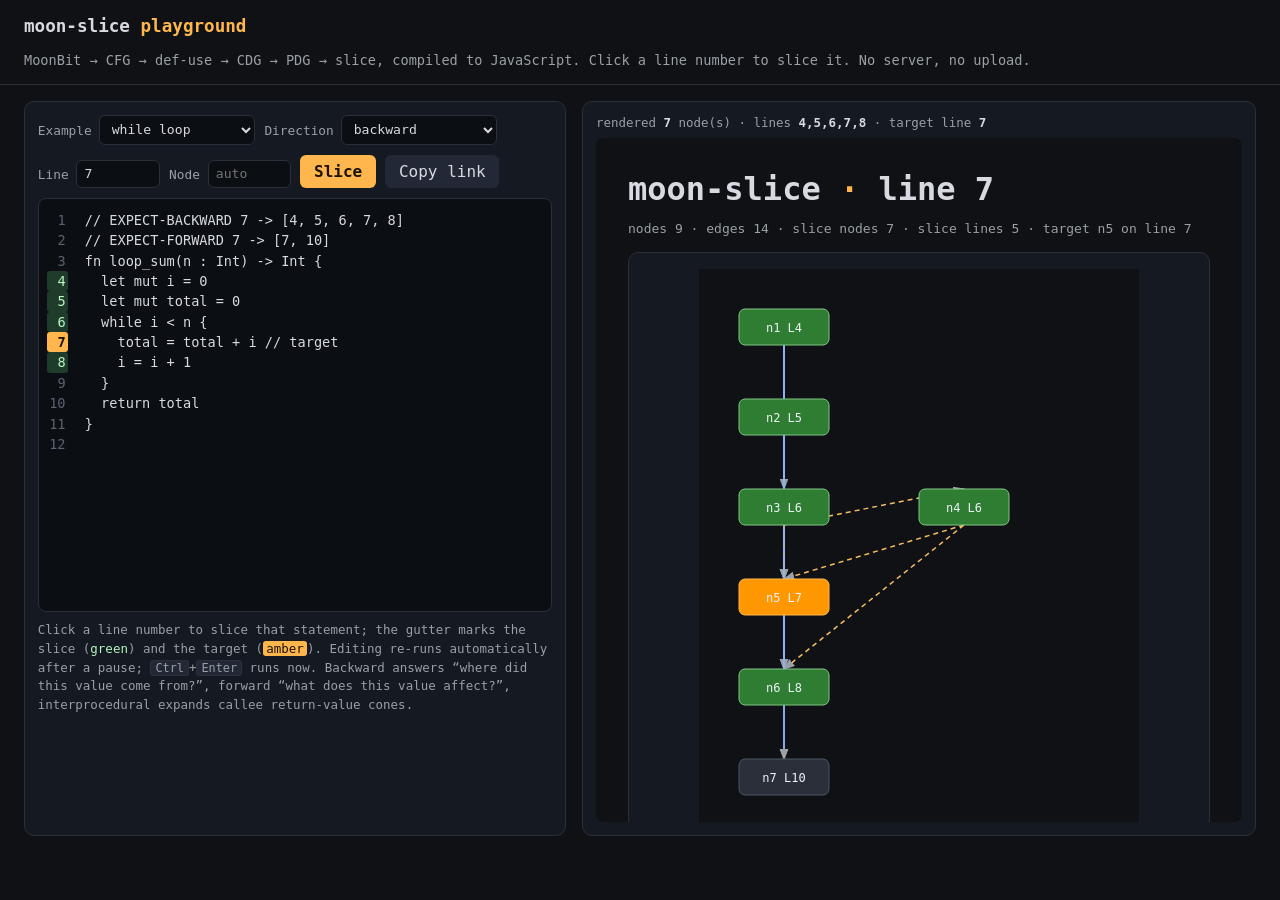
<file: web/index.html>
<!doctype html>
<html lang="en">
<head>
<meta charset="utf-8">
<meta name="viewport" content="width=device-width, initial-scale=1">
<title>moon-slice playground</title>
<style>
:root{--bg:#0f1115;--panel:#151922;--line:#2b2f3a;--text:#d7dae0;--muted:#9aa0a6;--accent:#ffb74d;--blue:#8ab4f8;--hit:#1f3b2a;--hitfg:#b7f7c1}
*{box-sizing:border-box}
body{margin:0;background:var(--bg);color:var(--text);font-family:ui-monospace,Menlo,Consolas,monospace}
header{display:flex;align-items:baseline;gap:1rem;padding:1rem 1.5rem;border-bottom:1px solid var(--line);flex-wrap:wrap}
header h1{margin:0;font-size:1.1rem}
header h1 span{color:var(--accent)}
header p{margin:0;color:var(--muted);font-size:.85rem}
main{display:grid;grid-template-columns:minmax(380px,44%) 1fr;gap:1rem;padding:1rem 1.5rem}
section{background:var(--panel);border:1px solid var(--line);border-radius:10px;padding:.8rem}
label{display:block;color:var(--muted);font-size:.8rem;margin:.2rem 0 .35rem}
.toolbar{display:flex;flex-wrap:wrap;gap:.6rem;align-items:end;margin-bottom:.6rem}
.toolbar label{margin:0}
select,input[type=number]{background:#0b0e13;color:var(--text);border:1px solid var(--line);border-radius:6px;padding:.35rem .45rem;font:inherit;font-size:.82rem}
input[type=number]{width:5.2rem}
button{background:var(--accent);color:#1b1200;border:0;border-radius:6px;padding:.45rem .85rem;font:inherit;font-weight:700;cursor:pointer}
button.ghost{background:#222836;color:var(--text);font-weight:400}
button:hover{filter:brightness(1.08)}
.editor{display:flex;border:1px solid var(--line);border-radius:8px;background:#0b0e13;overflow:hidden;height:46vh}
.gutter{flex:0 0 auto;overflow:hidden;padding:.7rem .35rem .7rem .5rem;text-align:right;color:#5c6370;font-size:.85rem;line-height:1.5;user-select:none}
.gutter i{display:block;font-style:normal;padding:0 .15rem;border-radius:3px;cursor:pointer}
.gutter i:hover{color:var(--text);background:#1b2130}
.gutter i.hit{color:var(--hitfg);background:var(--hit)}
.gutter i.target{background:var(--accent);color:#1b1200;font-weight:700}
textarea{flex:1 1 auto;width:100%;border:0;outline:0;resize:none;background:transparent;color:var(--text);padding:.7rem;font:inherit;font-size:.85rem;line-height:1.5;white-space:pre;overflow:auto}
.hint{color:var(--muted);font-size:.78rem;margin:.6rem 0 0;line-height:1.5}
.hint kbd{background:#222836;border:1px solid var(--line);border-radius:3px;padding:0 .25rem;font-size:.95em}
.right{display:flex;flex-direction:column;gap:.5rem}
.status{color:var(--muted);font-size:.78rem;min-height:1.1em}
.status b{color:var(--text);font-weight:600}
iframe{width:100%;height:76vh;border:0;border-radius:8px;background:#0f1115}
@media(max-width:900px){main{grid-template-columns:1fr}.editor{height:34vh}iframe{height:60vh}}
</style>
</head>
<body>
<header>
  <h1>moon-slice <span>playground</span></h1>
  <p>MoonBit → CFG → def-use → CDG → PDG → slice, compiled to JavaScript. Click a line number to slice it. No server, no upload.</p>
</header>
<main>
  <section class="left">
    <div class="toolbar">
      <label>Example
        <select id="example">
          <option value="while">while loop</option>
          <option value="match">match arms</option>
          <option value="dead">dead stores</option>
          <option value="interproc">interprocedural</option>
          <option value="shadow">shadowing</option>
        </select>
      </label>
      <label>Direction
        <select id="direction">
          <option value="backward">backward</option>
          <option value="forward">forward</option>
          <option value="interprocedural">interprocedural</option>
        </select>
      </label>
      <label>Line <input id="line" type="number" value="7" min="1"></label>
      <label>Node <input id="node" type="number" min="0" placeholder="auto" title="Optional: pick a specific node id when several statements share a line"></label>
      <button id="run">Slice</button>
      <button id="link" class="ghost" title="Copy a link that reopens this exact example">Copy link</button>
    </div>
    <div class="editor">
      <div class="gutter" id="gutter" aria-hidden="true"></div>
      <textarea id="source" spellcheck="false" aria-label="MoonBit source"></textarea>
    </div>
    <p class="hint">Click a line number to slice that statement; the gutter marks the slice (<span style="color:var(--hitfg)">green</span>) and the target (<span style="background:var(--accent);color:#1b1200;padding:0 .2rem;border-radius:3px">amber</span>). Editing re-runs automatically after a pause; <kbd>Ctrl</kbd>+<kbd>Enter</kbd> runs now. Backward answers “where did this value come from?”, forward “what does this value affect?”, interprocedural expands callee return-value cones.</p>
  </section>
  <section class="right">
    <div class="status" id="status" role="status" aria-live="polite">loading engine…</div>
    <iframe id="out" title="moon-slice report"></iframe>
    <iframe id="engine" title="analysis engine" aria-hidden="true" hidden></iframe>
  </section>
</main>
<script>
  const EXAMPLES = {
    while: {
      line: 7,
      source: "// EXPECT-BACKWARD 7 -> [4, 5, 6, 7, 8]\n// EXPECT-FORWARD 7 -> [7, 10]\nfn loop_sum(n : Int) -> Int {\n  let mut i = 0\n  let mut total = 0\n  while i < n {\n    total = total + i // target\n    i = i + 1\n  }\n  return total\n}\n",
    },
    match: {
      line: 7,
      source: "// EXPECT-BACKWARD 7 -> [5, 7]\n// EXPECT-FORWARD 7 -> [7, 10]\nfn classify(code : Int) -> Int {\n  let mut label = 0\n  match code {\n    0 => { label = 10 }\n    1 => { label = 20 } // target\n    _ => { label = 30 }\n  }\n  return label\n}\n",
    },
    dead: {
      line: 6,
      source: "// dead stores: lines 3 and 4 are overwritten before any read\nfn dead_store() -> Int {\n  let mut cache = 1\n  cache = 2\n  cache = 3\n  cache = cache + 4 // target\n  let result = cache * 2\n  return result\n}\n",
    },
    interproc: {
      line: 12,
      direction: "interprocedural",
      source: "fn inc(x : Int) -> Int {\n  x + 1\n}\n\nfn twice(x : Int) -> Int {\n  let a = inc(x)\n  let b = inc(a)\n  b\n}\n\nfn main_fn(x : Int) -> Int {\n  twice(x) // target\n}\n",
    },
    shadow: {
      line: 5,
      source: "// `a` on line 3 is shadowed on line 4 and never read\nfn shadow() -> Int {\n  let a = 1\n  let a = 2\n  return a // target\n}\n",
    },
  };

  const $ = (id) => document.getElementById(id);
  const gutter = $('gutter');
  const source = $('source');
  const lineInput = $('line');
  const nodeInput = $('node');
  const out = $('out');
  const status = $('status');
  let runSerial = 0;
  let liveTimer = 0;
  let sliceLines = [];
  let targetLine = 0;

  function currentInput() {
    return {
      direction: $('direction').value,
      line: lineInput.value,
      node: nodeInput.value,
      source: source.value,
    };
  }

  // --- gutter -------------------------------------------------------------

  function paintGutter() {
    const count = source.value.split('\n').length;
    const target = Number(lineInput.value) || 0;
    let html = '';
    for (let n = 1; n <= count; n++) {
      const classes = [];
      if (sliceLines.includes(n)) classes.push('hit');
      if (n === target) classes.push('target');
      html += `<i class="${classes.join(' ')}" data-line="${n}">${n}</i>`;
    }
    gutter.innerHTML = html;
    gutter.scrollTop = source.scrollTop;
  }

  gutter.addEventListener('click', (event) => {
    const node = event.target.closest('i[data-line]');
    if (!node) return;
    lineInput.value = node.dataset.line;
    nodeInput.value = '';
    run();
  });
  source.addEventListener('scroll', () => { gutter.scrollTop = source.scrollTop; });
  source.addEventListener('input', () => {
    paintGutter();
    clearTimeout(liveTimer);
    liveTimer = setTimeout(run, 450);
  });

  // --- run loop -----------------------------------------------------------

  function run() {
    const serial = ++runSerial;
    const old = $('engine');
    if (old) old.remove();
    status.textContent = 'running…';
    const frame = document.createElement('iframe');
    frame.id = 'engine';
    frame.title = 'analysis engine';
    frame.hidden = true;
    // The engine URL is stable on purpose: a fresh iframe gives each run a
    // fresh global scope, while the stable URL lets the browser reuse its
    // cached copy of the 10 MB bundle instead of re-downloading it per click.
    const token = String(serial);
    const closeTag = '<' + '/script>';
    frame.srcdoc = `<!doctype html><script>
      globalThis.moonSliceReadInput = () => parent.moonSliceReadInput(${JSON.stringify(token)});
      globalThis.moonSliceWriteOutput = (html) => parent.moonSliceWriteOutput(${JSON.stringify(token)}, html);
    ${closeTag}<script src="moon-slice.js?v=5">${closeTag}`;
    frame.onerror = () => {
      if (serial === runSerial) status.textContent = 'failed to load moon-slice.js — run bash web/build.sh';
    };
    document.querySelector('.right').appendChild(frame);
  }

  globalThis.moonSliceReadInput = (token) => {
    if (token !== String(runSerial)) return 'backward\n0\n\n';
    const input = currentInput();
    return input.direction + '\n' + input.line + '\n' + input.node + '\n' + input.source;
  };

  globalThis.moonSliceWriteOutput = (token, html) => {
    if (token !== String(runSerial)) return;
    // Which run owns the panel. The load event fires later, and by then a newer
    // run may already be in flight; the serial is what keeps a late load from
    // repainting the gutter or the status with a stale result.
    out.dataset.serial = token;
    out.srcdoc = html;
    status.textContent = 'rendered ' + html.length + ' bytes';
  };

  // The report embeds its own machine-readable result. Reading it back is what
  // turns the gutter into a slice map; it is also why the report can be opened
  // on its own without losing information.
  out.addEventListener('load', () => {
    if (out.dataset.serial !== String(runSerial)) return;
    let result = null;
    try {
      const el = out.contentDocument && out.contentDocument.getElementById('moon-slice-result');
      if (el) result = JSON.parse(el.textContent);
    } catch (error) {
      result = null;
    }
    if (!result) return;
    sliceLines = Array.isArray(result.lines) ? result.lines : [];
    targetLine = result.target && result.target.line ? result.target.line : 0;
    lineInput.value = String(targetLine || lineInput.value);
    paintGutter();
    const nodes = Array.isArray(result.nodes) ? result.nodes.length : 0;
    status.innerHTML = 'rendered <b>' + nodes + '</b> node(s) · lines <b>' +
      (sliceLines.length ? sliceLines.join(',') : 'none') +
      '</b> · target line <b>' + targetLine + '</b>';
  });

  // --- examples, links, keys ---------------------------------------------

  function load(name, keepLine) {
    const example = EXAMPLES[name] || EXAMPLES.while;
    source.value = example.source;
    if (example.direction) $('direction').value = example.direction;
    if (!keepLine) lineInput.value = String(example.line);
    nodeInput.value = '';
    sliceLines = [];
    paintGutter();
    run();
  }

  $('example').addEventListener('change', (event) => load(event.target.value));
  $('direction').addEventListener('change', run);
  $('run').addEventListener('click', run);
  lineInput.addEventListener('change', run);
  document.addEventListener('keydown', (event) => {
    if ((event.ctrlKey || event.metaKey) && event.key === 'Enter') {
      event.preventDefault();
      run();
    }
  });
  $('link').addEventListener('click', async () => {
    const input = currentInput();
    const payload = encodeURIComponent(JSON.stringify({
      s: input.source, l: Number(input.line) || 1, d: input.direction,
    }));
    const url = location.origin + location.pathname + '#s=' + payload;
    history.replaceState(null, '', '#s=' + payload);
    try {
      await navigator.clipboard.writeText(url);
      status.innerHTML = 'link copied · ' + status.innerHTML;
    } catch (error) {
      status.innerHTML = 'link in the address bar · ' + status.innerHTML;
    }
  });

  function fromHash() {
    const hash = location.hash || '';
    if (!hash.startsWith('#s=')) return false;
    try {
      const state = JSON.parse(decodeURIComponent(hash.slice(3)));
      if (typeof state.s !== 'string') return false;
      source.value = state.s;
      lineInput.value = String(state.l || 1);
      if (state.d) $('direction').value = state.d;
      // Keep the Example picker honest: a deep link that carries an example's
      // source should show that example selected, not whatever was default.
      const match = Object.entries(EXAMPLES).find(([, example]) => example.source === state.s);
      if (match) $('example').value = match[0];
      return true;
    } catch (error) {
      return false;
    }
  }

  if (!fromHash()) source.value = EXAMPLES.while.source;
  paintGutter();
  window.addEventListener('DOMContentLoaded', run);
</script>
</body>
</html>
</file>
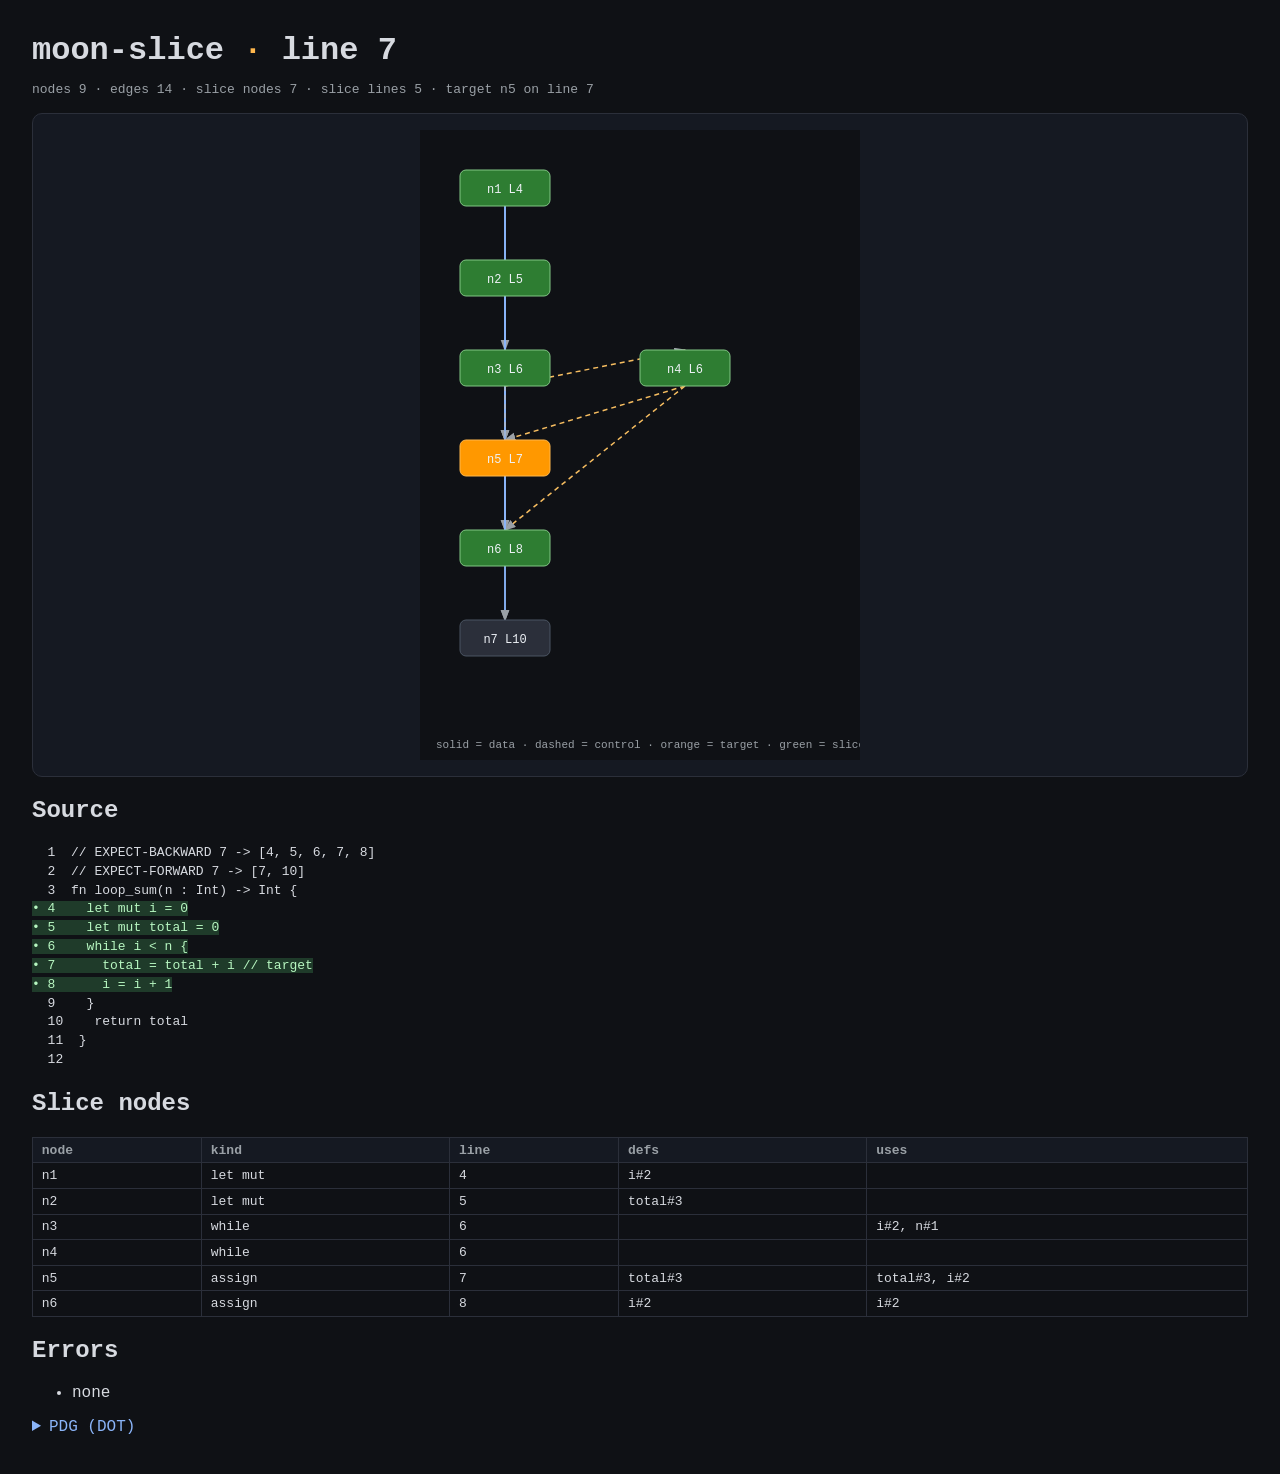
<file: docs/report.html>
<!doctype html>
<html lang="en">
<head>
<meta charset="utf-8">
<meta name="generator" content="moon-slice 0.7.0">
<title>moon-slice report</title>
<style>
body{font-family:ui-monospace,Menlo,Consolas,monospace;margin:2rem;background:#0f1115;color:#d7dae0}
h1{margin:0 0 .25rem}h1 span{color:#ffb74d}
.muted{color:#9aa0a6}
.hit{background:#1f3b2a;color:#b7f7c1}
pre{white-space:pre-wrap;line-height:1.45}
.graph{margin:1rem 0;padding:1rem;background:#151922;border:1px solid #2b2f3a;border-radius:10px;overflow:auto}
.graph svg{display:block;max-width:100%;height:auto;margin:0 auto}
.metrics{color:#9aa0a6;font-size:13px}
details{margin:.5rem 0}
summary{cursor:pointer;color:#8ab4f8}
table{border-collapse:collapse;width:100%;font-size:13px}
th,td{border:1px solid #2b2f3a;padding:.3rem .55rem;text-align:left}
th{background:#151922;color:#9aa0a6}
</style>
</head>
<body>
<h1>moon-slice <span>·</span> line 7</h1>
<p class="metrics">nodes 9 · edges 14 · slice nodes 7 · slice lines 5 · target n5 on line 7</p>
<div class="graph"><svg xmlns="http://www.w3.org/2000/svg" role="img" aria-labelledby="graph-title graph-desc" width="440" height="630" viewBox="0 0 440 630"><title id="graph-title">Program dependence graph</title><desc id="graph-desc">Solid edges are data dependencies; dashed edges are control dependencies. Orange is the target and green nodes are in the slice.</desc><defs><marker id="arrow" markerWidth="8" markerHeight="8" refX="7" refY="3" orient="auto"><path d="M0,0 L0,6 L8,3 z" fill="#9aa0a6"/></marker></defs><rect width="100%" height="100%" fill="#0f1115"/><line x1="85" y1="76" x2="85" y2="220" stroke="#8ab4f8" stroke-width="1.5" marker-end="url(#arrow)"/><line x1="85" y1="76" x2="85" y2="310" stroke="#8ab4f8" stroke-width="1.5" marker-end="url(#arrow)"/><line x1="85" y1="76" x2="85" y2="400" stroke="#8ab4f8" stroke-width="1.5" marker-end="url(#arrow)"/><line x1="85" y1="166" x2="85" y2="310" stroke="#8ab4f8" stroke-width="1.5" marker-end="url(#arrow)"/><line x1="85" y1="166" x2="85" y2="490" stroke="#8ab4f8" stroke-width="1.5" marker-end="url(#arrow)"/><line x1="85" y1="256" x2="265" y2="220" stroke="#f6bd60" stroke-width="1.5" stroke-dasharray="5,4" marker-end="url(#arrow)"/><line x1="85" y1="256" x2="85" y2="310" stroke="#f6bd60" stroke-width="1.5" stroke-dasharray="5,4" marker-end="url(#arrow)"/><line x1="85" y1="256" x2="85" y2="400" stroke="#f6bd60" stroke-width="1.5" stroke-dasharray="5,4" marker-end="url(#arrow)"/><line x1="265" y1="256" x2="85" y2="310" stroke="#f6bd60" stroke-width="1.5" stroke-dasharray="5,4" marker-end="url(#arrow)"/><line x1="265" y1="256" x2="85" y2="400" stroke="#f6bd60" stroke-width="1.5" stroke-dasharray="5,4" marker-end="url(#arrow)"/><line x1="85" y1="346" x2="85" y2="490" stroke="#8ab4f8" stroke-width="1.5" marker-end="url(#arrow)"/><line x1="85" y1="436" x2="85" y2="220" stroke="#8ab4f8" stroke-width="1.5" marker-end="url(#arrow)"/><line x1="85" y1="436" x2="85" y2="310" stroke="#8ab4f8" stroke-width="1.5" marker-end="url(#arrow)"/><g><rect x="40" y="40" width="90" height="36" rx="6" fill="#2e7d32" stroke="#81c784"/><text x="85" y="63" text-anchor="middle" fill="#eef2f7" font-size="12" font-family="monospace">n1 L4</text><title>let mut · line 4 · defs 1 · uses 0</title></g><g><rect x="40" y="130" width="90" height="36" rx="6" fill="#2e7d32" stroke="#81c784"/><text x="85" y="153" text-anchor="middle" fill="#eef2f7" font-size="12" font-family="monospace">n2 L5</text><title>let mut · line 5 · defs 1 · uses 0</title></g><g><rect x="40" y="220" width="90" height="36" rx="6" fill="#2e7d32" stroke="#81c784"/><text x="85" y="243" text-anchor="middle" fill="#eef2f7" font-size="12" font-family="monospace">n3 L6</text><title>while · line 6 · defs 0 · uses 2</title></g><g><rect x="220" y="220" width="90" height="36" rx="6" fill="#2e7d32" stroke="#81c784"/><text x="265" y="243" text-anchor="middle" fill="#eef2f7" font-size="12" font-family="monospace">n4 L6</text><title>while · line 6 · defs 0 · uses 0</title></g><g><rect x="40" y="310" width="90" height="36" rx="6" fill="#ff9800" stroke="#ffb74d"/><text x="85" y="333" text-anchor="middle" fill="#eef2f7" font-size="12" font-family="monospace">n5 L7</text><title>assign · line 7 · defs 1 · uses 2</title></g><g><rect x="40" y="400" width="90" height="36" rx="6" fill="#2e7d32" stroke="#81c784"/><text x="85" y="423" text-anchor="middle" fill="#eef2f7" font-size="12" font-family="monospace">n6 L8</text><title>assign · line 8 · defs 1 · uses 1</title></g><g><rect x="40" y="490" width="90" height="36" rx="6" fill="#2b2f3a" stroke="#4b5563"/><text x="85" y="513" text-anchor="middle" fill="#eef2f7" font-size="12" font-family="monospace">n7 L10</text><title>return · line 10 · defs 0 · uses 1</title></g><text x="16" y="618" fill="#9aa0a6" font-size="11" font-family="monospace">solid = data · dashed = control · orange = target · green = slice</text></svg></div>
<h2>Source</h2>
<pre><span>  1  // EXPECT-BACKWARD 7 -&gt; [4, 5, 6, 7, 8]</span>
<span>  2  // EXPECT-FORWARD 7 -&gt; [7, 10]</span>
<span>  3  fn loop_sum(n : Int) -&gt; Int {</span>
<span class="hit">• 4    let mut i = 0</span>
<span class="hit">• 5    let mut total = 0</span>
<span class="hit">• 6    while i &lt; n {</span>
<span class="hit">• 7      total = total + i // target</span>
<span class="hit">• 8      i = i + 1</span>
<span>  9    }</span>
<span>  10    return total</span>
<span>  11  }</span>
<span>  12  </span>
</pre>
<h2>Slice nodes</h2>
<table><thead><tr><th scope="col">node</th><th scope="col">kind</th><th scope="col">line</th><th scope="col">defs</th><th scope="col">uses</th></tr></thead><tbody><tr><td>n1</td><td>let mut</td><td>4</td><td>i#2</td><td></td></tr><tr><td>n2</td><td>let mut</td><td>5</td><td>total#3</td><td></td></tr><tr><td>n3</td><td>while</td><td>6</td><td></td><td>i#2, n#1</td></tr><tr><td>n4</td><td>while</td><td>6</td><td></td><td></td></tr><tr class="target"><td>n5</td><td>assign</td><td>7</td><td>total#3</td><td>total#3, i#2</td></tr><tr><td>n6</td><td>assign</td><td>8</td><td>i#2</td><td>i#2</td></tr></tbody></table>
<h2>Errors</h2>
<ul><li>none</li></ul>
<details><summary>PDG (DOT)</summary>
<pre>digraph pdg {
  rankdir=LR;
  n0 -&gt; n3 [label=&quot;data&quot;];
  n1 -&gt; n3 [label=&quot;data&quot;];
  n1 -&gt; n5 [label=&quot;data&quot;];
  n1 -&gt; n6 [label=&quot;data&quot;];
  n2 -&gt; n5 [label=&quot;data&quot;];
  n2 -&gt; n7 [label=&quot;data&quot;];
  n3 -&gt; n4 [label=&quot;control&quot;];
  n3 -&gt; n5 [label=&quot;control&quot;];
  n3 -&gt; n6 [label=&quot;control&quot;];
  n4 -&gt; n5 [label=&quot;control&quot;];
  n4 -&gt; n6 [label=&quot;control&quot;];
  n5 -&gt; n7 [label=&quot;data&quot;];
  n6 -&gt; n3 [label=&quot;data&quot;];
  n6 -&gt; n5 [label=&quot;data&quot;];
}
</pre>
</details>
<script type="application/json" id="moon-slice-result">{"target":{"line":7,"node":5},"nodes":[0,1,2,3,4,5,6],"lines":[4,5,6,7,8],"errors":[]}</script>
</body>
</html>
</file>
